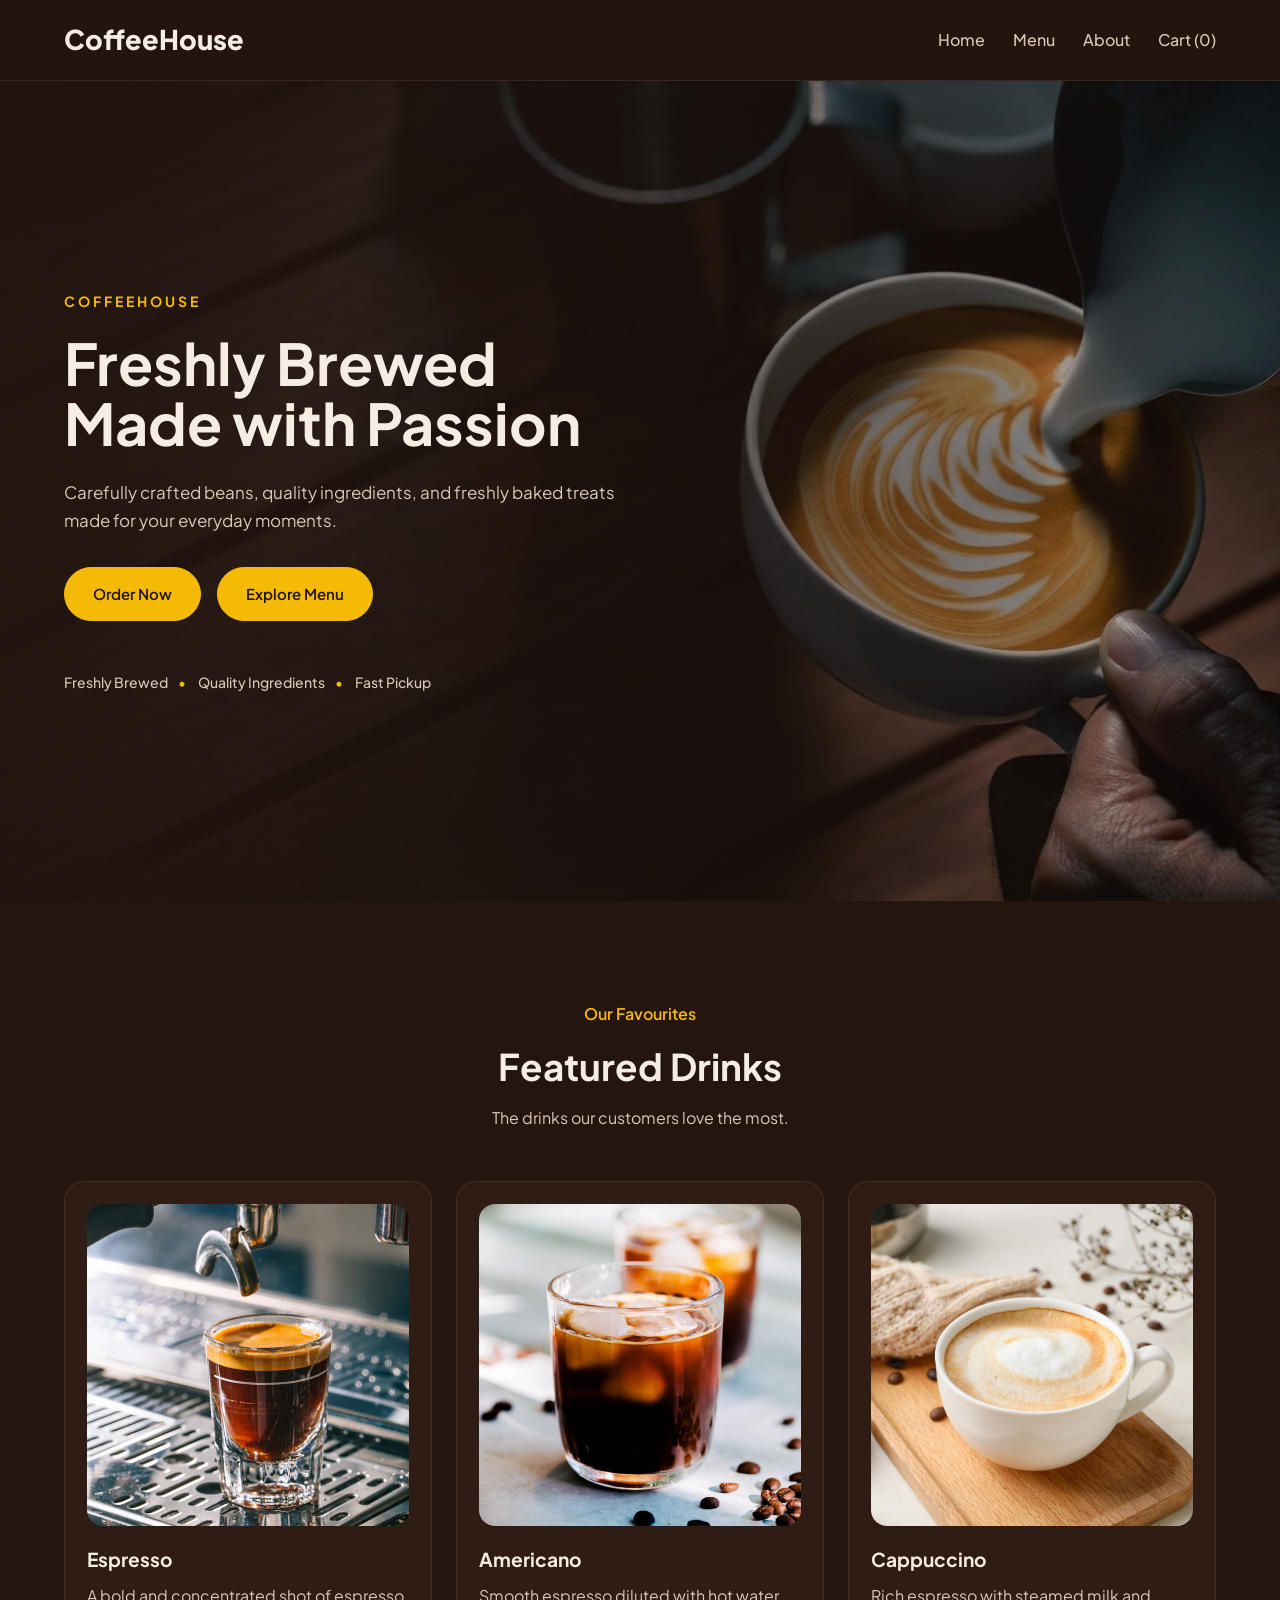
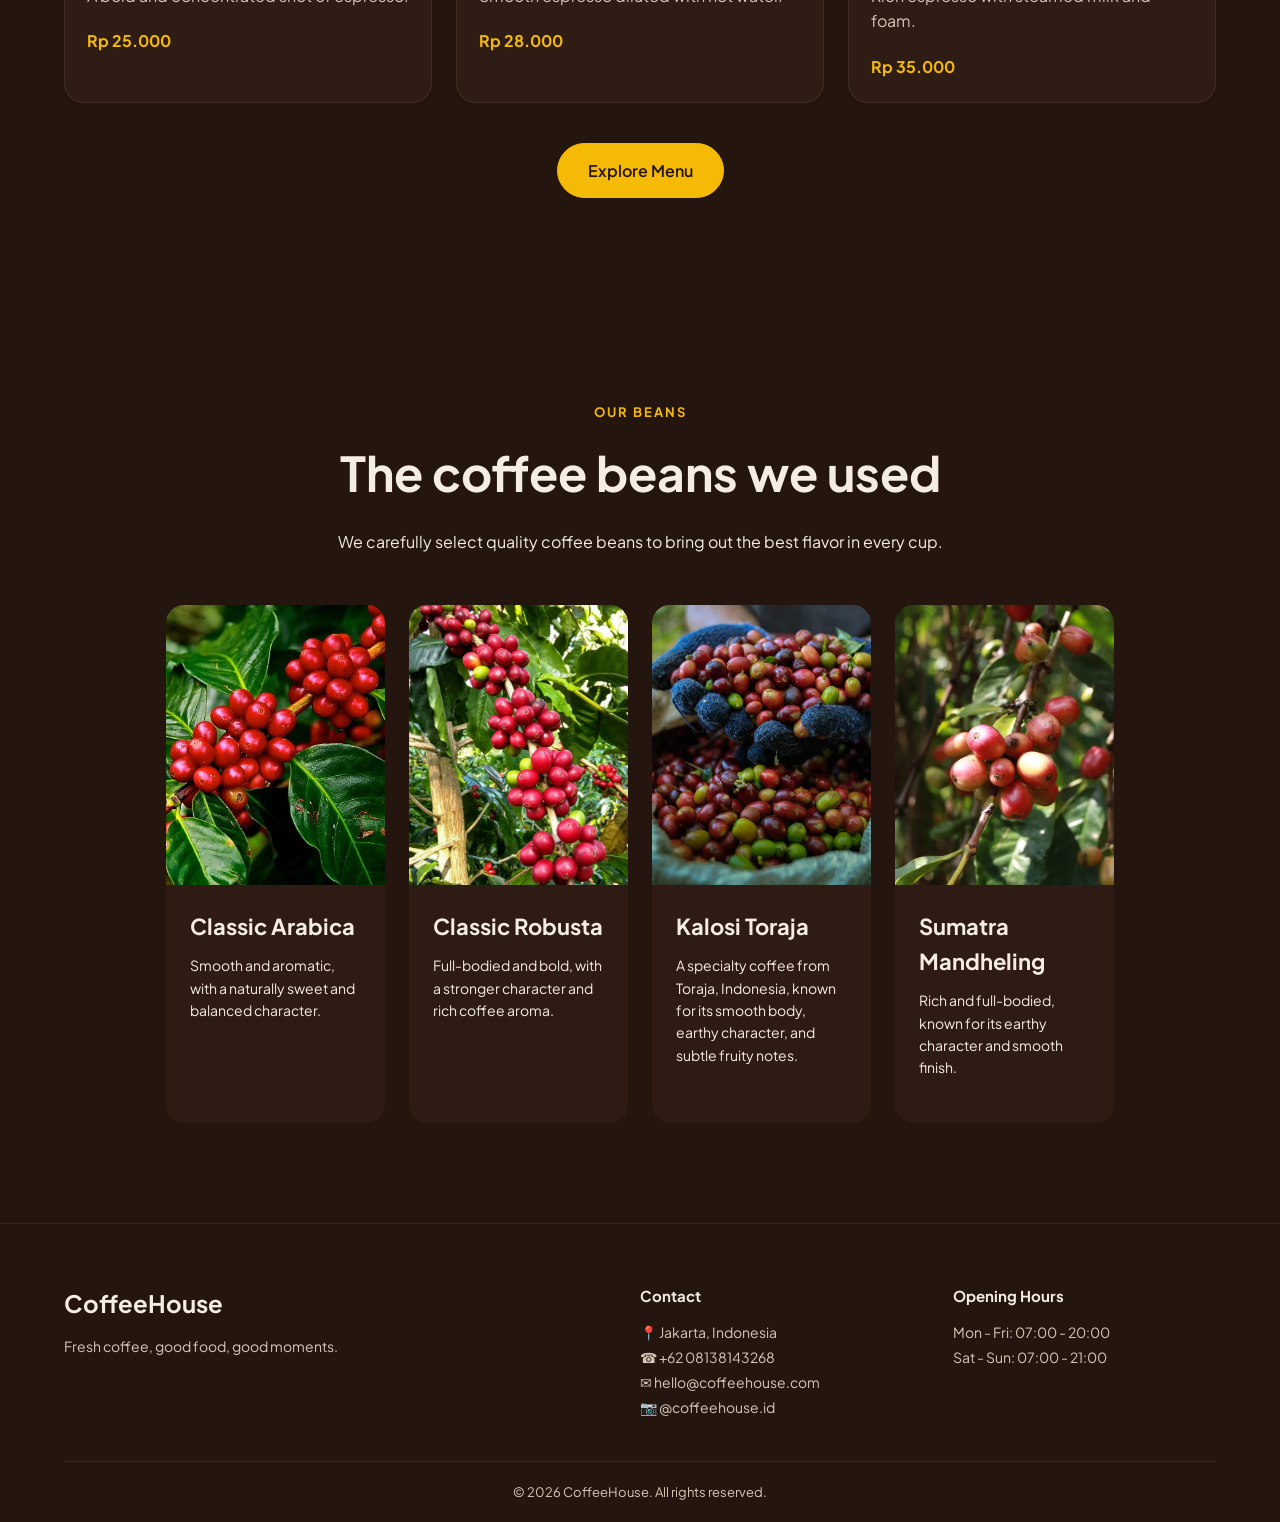
<file: index.html>
<!DOCTYPE html>
<html lang="en">
<head>
    <meta charset="UTF-8">
    <meta name="viewport" content="width=device-width, initial-scale=1.0">
    <title>CoffeeHouse</title>

    <link rel="preconnect" href="https://fonts.googleapis.com">
    <link rel="preconnect" href="https://fonts.gstatic.com" crossorigin>
    <link href="https://fonts.googleapis.com/css2?family=Plus+Jakarta+Sans:wght@400;500;600;700;800&display=swap" rel="stylesheet">

    <link rel="stylesheet" href="css/style.css">
</head>
<body>

<header>
    <nav class="navbar">
        <div class="logo">CoffeeHouse</div>

        <ul class="nav-links">
            <li><a href="index.html">Home</a></li>
            <li><a href="menu.html">Menu</a></li>
            <li><a href="about.html">About</a></li>
            <li><a href="cart.html" class="cart-link">Cart (0)</a></li>
        </ul>
    </nav>
</header>

<main>

<section class="hero">

    <div class="hero-overlay"></div>

    <div class="hero-content">

        <span class="hero-label">
            COFFEEHOUSE
        </span>

        <h1>
           Freshly Brewed
            <br>
            Made with Passion
        </h1>

        <p class="hero-description">
            Carefully crafted beans, quality ingredients, and freshly baked treats
            made for your everyday moments.
        </p>


        <div class="hero-buttons">

            <a href="menu.html" class="btn">
                Order Now
            </a>

            <a href="#featured" class="btn btn-outline">
                Explore Menu
            </a>

        </div>

        <div class="hero-features">

            <span>Freshly Brewed</span>
            <span>Quality Ingredients</span>
            <span>Fast Pickup</span>

        </div>

    </div>

</section>

<section class="featured reveal" id="featured">

    <div class="section-title">

        <span>Our Favourites</span>

        <h2>Featured Drinks</h2>

        <p>
            The drinks our customers love the most.
        </p>

    </div>

    <div class="featured-grid" id="featured-grid"></div>

    <a href="menu.html" class="featured-menu-btn">
        Explore Menu
    </a>

</section>

<!-- Coffee Beans Section -->
    <section class="coffee-beans" id="coffee-beans">

        <div class="section-heading">

            <span class="section-label">
                OUR BEANS
            </span>

            <h2>
                The coffee beans we used
            </h2>

            <p>
                We carefully select quality coffee beans to bring out
                the best flavor in every cup.
            </p>

        </div>

        <div class="beans-container">

            <div class="bean-card">
                <div class="bean-image">
                    <img src="images/arabicaplant.webp" alt="Coffee beans">
                </div>

                <div class="bean-info">
                    <h3>Classic Arabica</h3>

                    <p>
                        Smooth and aromatic, with a naturally sweet and balanced character.
                    </p>

                </div>
            </div>

            <div class="bean-card">
                <div class="bean-image">
                    <img src="images/robustaplant.jpg" alt="Coffee beans">
                </div>

                <div class="bean-info">
                    <h3>Classic Robusta</h3>

                    <p>
                        Full-bodied and bold, with a stronger character and rich coffee aroma.
                    </p>

                </div>
            </div>

            <div class="bean-card">
                <div class="bean-image">
                    <img src="images/toraja.webp" alt="Coffee beans">
                </div>

                <div class="bean-info">
                    <h3>Kalosi Toraja</h3>

                    <p>
                        A specialty coffee from Toraja, Indonesia, known for its smooth body, earthy character, and subtle fruity notes.
                    </p>

                </div>
            </div>

            <div class="bean-card">
                <div class="bean-image">
                    <img src="images/sumatra.webp" alt="Coffee beans">
                </div>

                <div class="bean-info">
                    <h3>Sumatra Mandheling</h3>

                    <p>
                        Rich and full-bodied, known for its earthy character and smooth finish.
                    </p>

                </div>
            </div>


        </div>

    </section>

    <!-- =========================
        Footer
    ========================= -->

    <footer class="footer">

        <div class="footer-content">

            <div class="footer-brand">
                <h3>CoffeeHouse</h3>
                <p>Fresh coffee, good food, good moments.</p>
            </div>

            <div class="footer-info">
                <h4>Contact</h4>
                <p>📍 Jakarta, Indonesia</p>
                <p>☎ +62 08138143268</p>
                <p>✉ hello@coffeehouse.com</p>
                <p>📷 @coffeehouse.id</p>
            </div>

            <div class="footer-info">
                <h4>Opening Hours</h4>
                <p>Mon - Fri: 07:00 - 20:00</p>
                <p>Sat - Sun: 07:00 - 21:00</p>
            </div>

        </div>

        <div class="footer-bottom">
            <p>© 2026 CoffeeHouse. All rights reserved.</p>
        </div>

    </footer>

</main>

<script src="js/data.js"></script>
<script src="js/cart.js"></script>
<script src="js/script.js"></script>

</body>
</html>
</file>
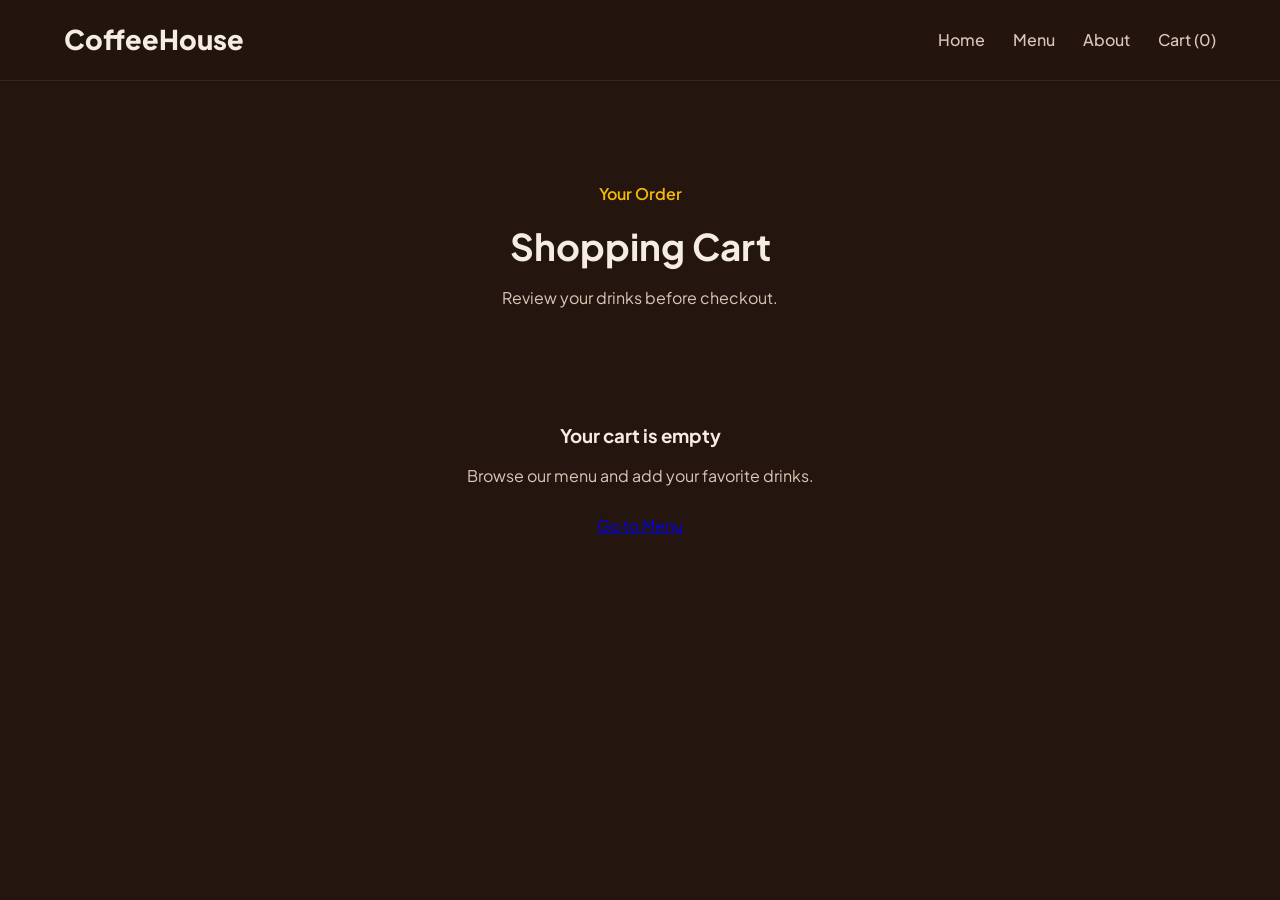
<file: cart.html>
<!DOCTYPE html>

<html lang="en">
<head>
    <meta charset="UTF-8">
    <meta name="viewport" content="width=device-width, initial-scale=1.0">
    <title>Cart | CoffeeHouse</title>

<link rel="preconnect" href="https://fonts.googleapis.com">
<link rel="preconnect" href="https://fonts.gstatic.com" crossorigin>
<link href="https://fonts.googleapis.com/css2?family=Plus+Jakarta+Sans:wght@400;500;600;700;800&display=swap" rel="stylesheet">

<link rel="stylesheet" href="css/style.css">

</head>
<body>

<header>
    <nav class="navbar">
        <div class="logo">
            <a href="index.html" style="color: inherit; text-decoration: none;">
                CoffeeHouse
            </a>
        </div>

    <ul class="nav-links">
        <li><a href="index.html">Home</a></li>
        <li><a href="menu.html">Menu</a></li>
        <li><a href="about.html">About</a></li>
        <li><a href="cart.html" class="cart-link">Cart (0)</a></li>
    </ul>
</nav>

</header>

<main>

<section class="featured">

<div class="section-title">
    <span>Your Order</span>
    <h2>Shopping Cart</h2>
    <p>Review your drinks before checkout.</p>
</div>

<div id="cart-container"></div>

</section>

</main>

<script src="js/data.js"></script>

<script src="js/cart.js"></script>

</body>
</html>
</file>
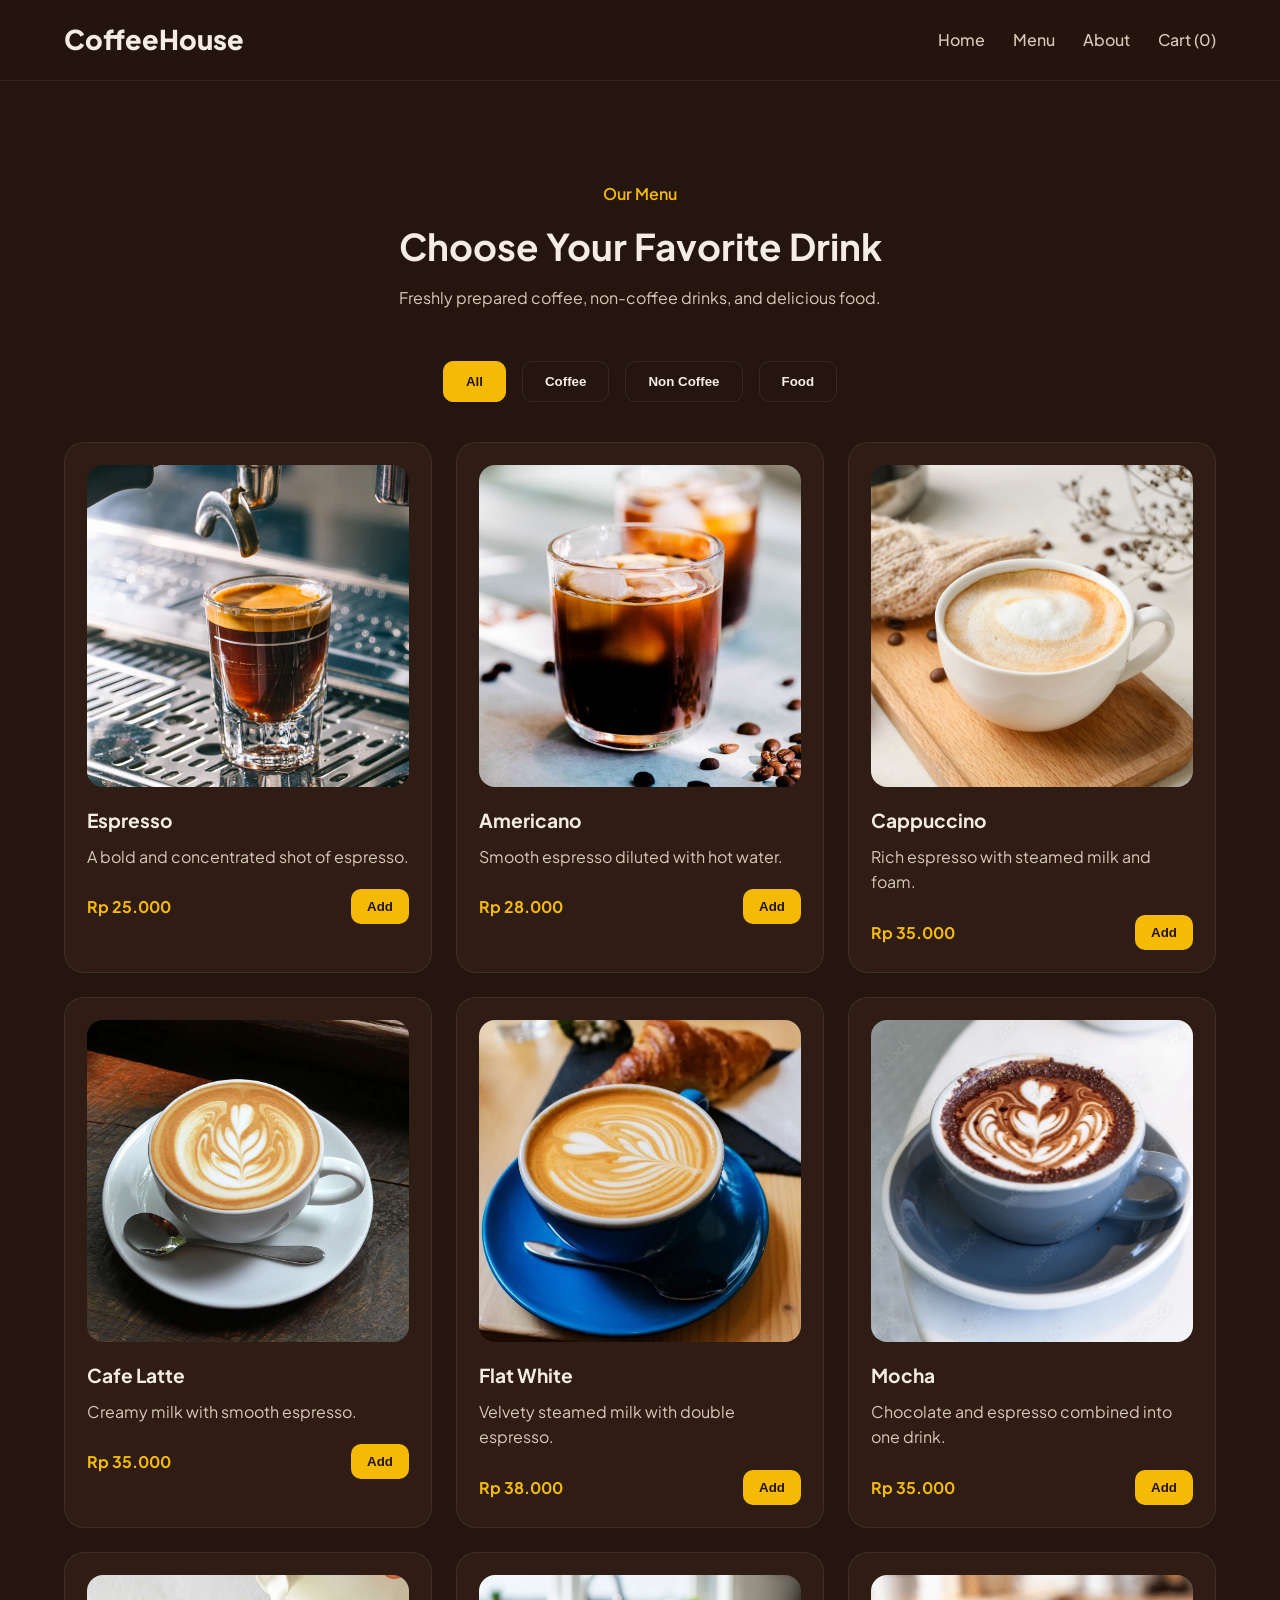
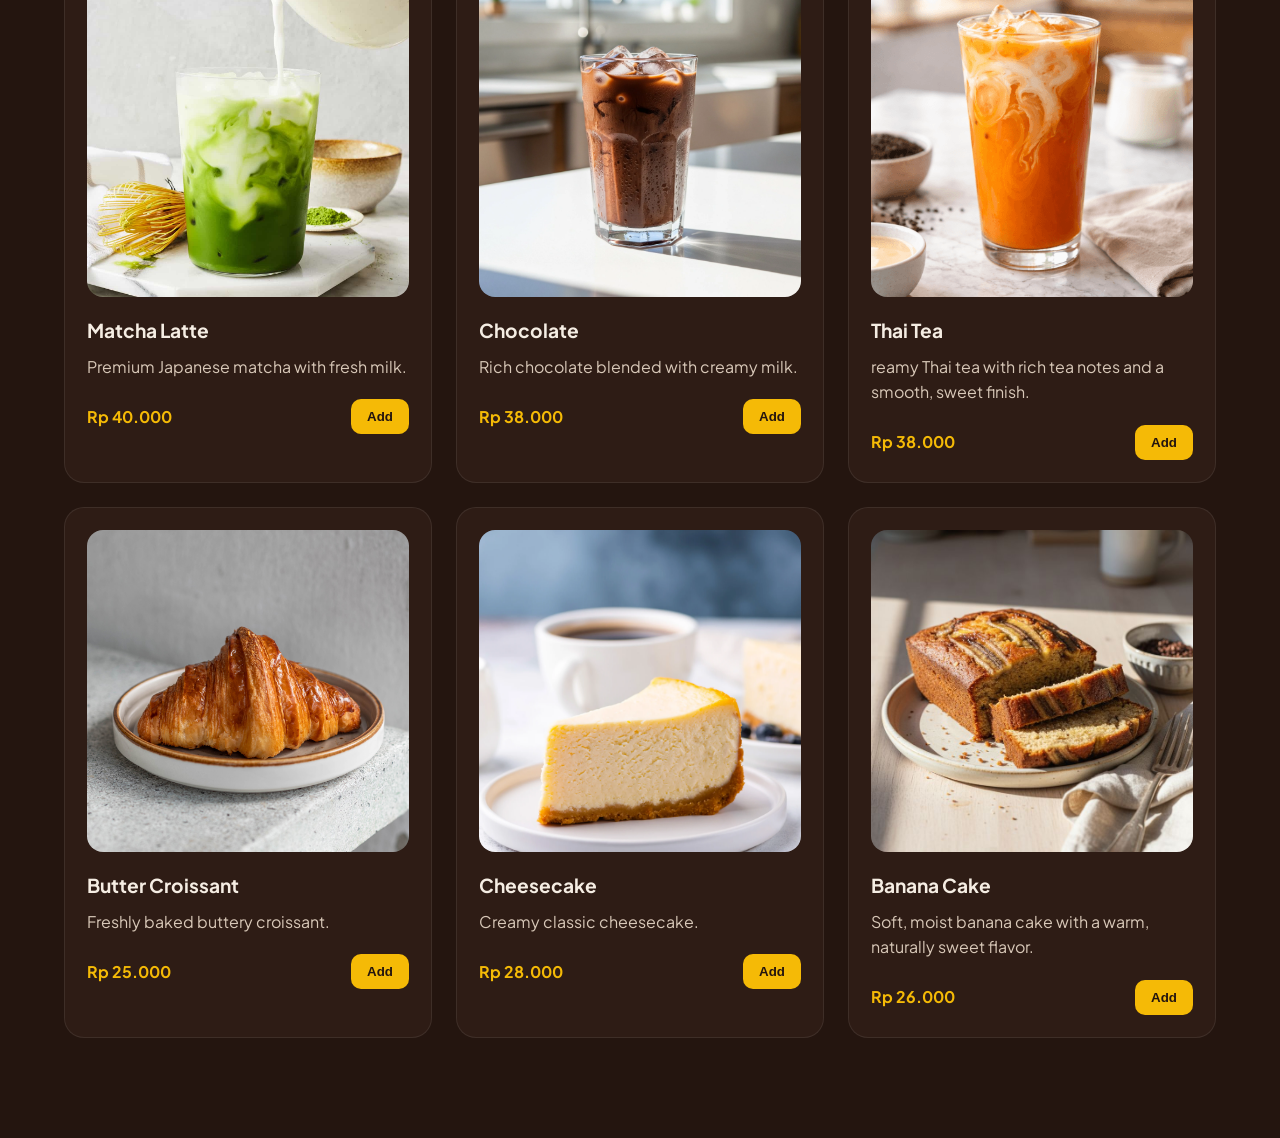
<file: menu.html>
<!DOCTYPE html>

<html lang="en">
<head>
    <meta charset="UTF-8">
    <meta name="viewport" content="width=device-width, initial-scale=1.0">
    <title>Menu | CoffeeHouse</title>

<link rel="preconnect" href="https://fonts.googleapis.com">
<link rel="preconnect" href="https://fonts.gstatic.com" crossorigin>
<link href="https://fonts.googleapis.com/css2?family=Plus+Jakarta+Sans:wght@400;500;600;700;800&display=swap" rel="stylesheet">

<link rel="stylesheet" href="css/style.css">

</head>
<body>

<header>
    <nav class="navbar">
        <div class="logo">
            <a href="index.html" style="color: inherit; text-decoration: none;">
                CoffeeHouse
            </a>
        </div>

        
    <ul class="nav-links">
        <li><a href="index.html">Home</a></li>
        <li><a href="menu.html">Menu</a></li>
        <li><a href="about.html">About</a></li>
        <li><a href="cart.html" class="cart-link">Cart (0)</a></li>
    </ul>
</nav>

</header>

<main>

<section class="featured">

<div class="section-title">
    <span>Our Menu</span>
    <h2>Choose Your Favorite Drink</h2>
    <p>
        Freshly prepared coffee, non-coffee drinks, and delicious food.
    </p>
</div>

<div class="menu-filters">

    <button class="filter-btn active" data-category="All">
        All
    </button>

    <button class="filter-btn" data-category="Coffee">
        Coffee
    </button>

    <button class="filter-btn" data-category="Non Coffee">
        Non Coffee
    </button>

    <button class="filter-btn" data-category="Food">
        Food
    </button>

</div>

<div class="featured-grid" id="menu-grid"></div>

</section>

</main>

<!-- Product Customization Modal -->

<div class="modal-overlay" id="product-modal">

<div class="modal">

    <div class="modal-header">

        <h2 id="modal-title">Customize Drink</h2>

        <button id="close-modal">&times;</button>

    </div>

    <div class="modal-content">

        <div class="option-group" id="size-section">

    <label>Size</label>

    <div class="option-buttons" data-option="size">

        <button class="option-btn active" data-value="Regular">
            Regular
        </button>

        <button class="option-btn" data-value="Large">
            Large (+Rp 3.000)
        </button>

    </div>

</div>

        <div class="option-group">

            <label>Temperature</label>

            <div class="option-buttons" data-option="temperature">

                <button class="option-btn active" data-value="Ice">
                    Ice
                </button>

                <button class="option-btn" data-value="Hot">
                    Hot
                </button>

            </div>

        </div>

        <div class="option-group">

            <label>Sugar Level</label>

            <div class="option-buttons" data-option="sugar">

                <button class="option-btn" data-value="No sugar">
                    No sugar
                </button>

                <button class="option-btn" data-value="30%">
                    30%
                </button>

                <button class="option-btn active" data-value="Less sugar (50%)">
                    Less sugar (50%)
                </button>

                <button class="option-btn" data-value="Normal sugar (100%)">
                    Normal sugar (100%)
                </button>

            </div>

        </div>

        <div class="option-group">

            <label>Ice Level</label>

            <div class="option-buttons" data-option="ice">

                <button class="option-btn active" data-value="Normal ice">
                    Normal ice
                </button>

                <button class="option-btn" data-value="Less ice">
                    Less ice
                </button>

            </div>

        </div>

        <div class="option-group" id="milk-section">

            <label>Milk Option</label>

            <div class="option-buttons" data-option="milk">

                <button class="option-btn active" data-value="Regular cow milk">
                    Regular cow milk
                </button>

                <button class="option-btn" data-value="Oat milk">
                    Oat milk
                </button>

                <button class="option-btn" data-value="Soy milk">
                    Soy milk
                </button>

            </div>

        </div>

        <button id="confirm-add" class="btn">
            Add to Cart
        </button>

    </div>

</div>

</div>

<script src="js/data.js"></script>

<script src="js/cart.js"></script>

<script src="js/menu.js"></script>

</body>
</html>
</file>
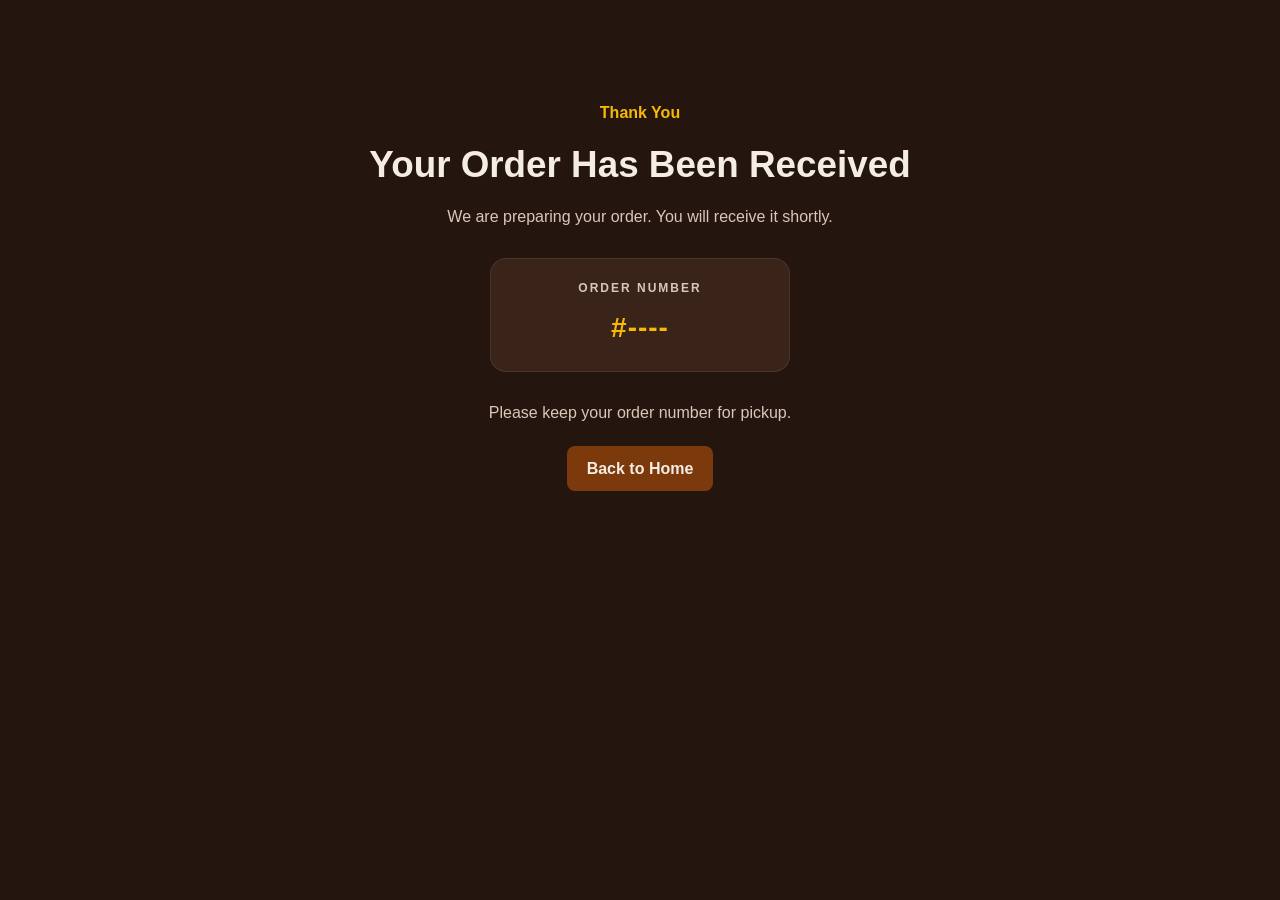
<file: success.html>
<!DOCTYPE html>

<html lang="en">

<head>

    <meta charset="UTF-8">

    <meta
        name="viewport"
        content="width=device-width, initial-scale=1.0"
    >

    <title>Order Successful | CoffeeHouse</title>

    <link rel="stylesheet" href="css/style.css">

</head>

<body>

<section class="featured">

    <div class="section-title">

        <span>Thank You</span>

        <h2>Your Order Has Been Received</h2>

        <p>
            We are preparing your order. You will receive it shortly.
        </p>

        <div class="order-number-box">

            <span>ORDER NUMBER</span>

            <strong id="order-number">
                #----
            </strong>

        </div>

        <p>
            Please keep your order number for pickup.
        </p>

        <a href="index.html" class="back-home-btn">
            Back to Home
        </a>

    </div>

</section>


<script>

    const lastOrder =
        JSON.parse(localStorage.getItem('last-order'));

    const orderNumber =
        document.getElementById('order-number');

    if (lastOrder && lastOrder.orderNumber) {

        orderNumber.textContent =
            `#${lastOrder.orderNumber}`;

    }

</script>

</body>

</html>
</file>
<file: css/style.css>
* {
    margin: 0;
    padding: 0;
    box-sizing: border-box;
}

:root {
    --bg: #24150F;
    --surface: #2E1C15;
    --surface-light: #3A241A;
    --text: #F5EDE3;
    --text-muted: #D8C8B8;
    --accent: #F5BA06;
    --border: rgba(255, 255, 255, 0.08);
}

html {
    scroll-behavior: smooth;
}

body {
    font-family: 'Plus Jakarta Sans', sans-serif;
    background: var(--bg);
    color: var(--text);
    line-height: 1.6;
}

img {
    max-width: 100%;
    display: block;
}

section {
    width: min(90%, 1200px);
    margin: 0 auto;
}

/* =========================
   Navbar
========================= */

header {
    position: sticky;
    top: 0;
    z-index: 1000;
    background: rgba(36, 21, 15, 0.9);
    backdrop-filter: blur(10px);
    border-bottom: 1px solid var(--border);
}

.navbar {
    width: min(90%, 1200px);
    margin: 0 auto;
    height: 80px;

    display: flex;
    justify-content: space-between;
    align-items: center;
}

.logo {
    font-size: 1.7rem;
    font-weight: 800;
    color: var(--text);
}

.nav-links {
    display: flex;
    align-items: center;
    gap: 28px;
    list-style: none;
}

.nav-links a {
    text-decoration: none;
    color: var(--text-muted);
    font-weight: 500;
    transition: color 0.3s ease;
}

.nav-links a:hover,
.cart-link {
    color: var(--accent);
}

/* =========================
   Hero
========================= */

.hero {
    position: relative;
    width: 100%;
    min-height: calc(100vh - 80px);

    display: flex;
    align-items: center;

    background-image: url('../images/hero-image.jpg');
    background-size: cover;
    background-position: center;

    overflow: hidden;
}

.hero-overlay {
    position: absolute;
    inset: 0;

    background:
        linear-gradient(
            90deg,
            rgba(36, 21, 15, 0.92) 0%,
            rgba(36, 21, 15, 0.70) 45%,
            rgba(36, 21, 15, 0.30) 100%
        );
}

.hero-content {
    position: relative;
    z-index: 1;

    width: 90%;
    max-width: 1200px;
    margin: 0 auto;

    padding: 80px 0;
}

.hero-label {
    display: inline-block;

    margin-bottom: 20px;

    font-size: 14px;
    font-weight: 700;
    letter-spacing: 3px;

    color: #f5ba06;
}

.hero-content h1 {
    max-width: 700px;

    margin-bottom: 24px;

    font-size: clamp(48px, 4.5vw, 62px);
    line-height: 1.05;
    font-weight: 700;

    color: #F5EDE3;
}

.hero-description {
    max-width: 560px;

    margin-bottom: 32px;

    color: #D8C8B8;

    font-size: 17px;
    line-height: 1.7;
}

.hero-buttons {
    display: flex;
    gap: 16px;
    align-items: center;
    margin-bottom: 50px;
}

.hero-buttons .btn {
    display: inline-flex;
    align-items: center;
    justify-content: center;

    padding: 14px 28px;

    background: #f5ba06;
    color: #24150F;

    border: 1px solid #f5ba06;
    border-radius: 999px;

    text-decoration: none;
    font-size: 15px;
    font-weight: 600;

    cursor: pointer;

    transition: 0.25s ease;
}

.hero-buttons .btn:hover {
    transform: translateY(-2px);
}

.btn-outline {
    background: transparent;
    color: #F5EDE3;

    border: 1px solid rgba(245, 237, 227, 0.5);
}

.btn-outline:hover {
    background: #F5EDE3;
    color: #24150F;
}

.hero-features {
    display: flex;
    gap: 30px;
    flex-wrap: wrap;

    color: #D8C8B8;

    font-size: 14px;
    font-weight: 500;
}

.hero-features span {
    position: relative;
}

.hero-features span:not(:last-child)::after {
    content: "•";

    position: absolute;
    right: -18px;

    color: #f5ba06;
}

/* =========================
   Hero Responsive
========================= */

@media (max-width: 768px) {

    .hero {
        min-height: calc(100vh - 70px);

        background-position: center center;
    }
    
    .hero-overlay {
        background:
            linear-gradient(
                180deg,
                rgba(36, 21, 15, 0.45) 0%,
                rgba(36, 21, 15, 0.85) 70%,
                rgba(36, 21, 15, 0.95) 100%
            );
    }

    .hero-content {
        width: 90%;
        padding: 60px 0;
    }

    .hero-content h1 {
        font-size: clamp(42px, 12vw, 60px);
    }

    .hero-description {
        max-width: 500px;
        font-size: 15px;
    }


    .hero-buttons {
        flex-direction: column;
        align-items: stretch;

        width: 100%;
        max-width: 280px;

        margin-left: auto;
        margin-right: auto;
    }

    .hero-buttons .btn {
        text-align: center;
    }

    .hero-features {
        justify-content: center;
        gap: 16px;
        font-size: 13px;
        width: 100%;
    }

    .hero-features span:not(:last-child)::after {
        display: none;
    }

    .coffee-beans {
        padding: 70px 5%;
    }

    .beans-container {
        grid-template-columns: repeat(2, 1fr);
        gap: 20px;
    }

    .bean-image {
        height: 240px;
    }

    .bean-card {
        width: 100%;
    }

    .bean-image {
        height: 220px;
    }

    .bean-info {
        padding: 20px;
    }

    .bean-info h3 {
        font-size: 19px;
    }

    .bean-info p {
        font-size: 13px;
    }
}

/* =========================
   Featured
========================= */

.featured {
    padding: 100px 0;
}

.section-title {
    text-align: center;
    margin-bottom: 50px;
}

.section-title span {
    color: var(--accent);
    font-weight: 600;
}

.section-title h2 {
    font-size: 2.3rem;
    margin: 10px 0;
}

.section-title p {
    color: var(--text-muted);
}

.featured-grid {
    display: grid;
    grid-template-columns: repeat(3, 1fr);
    gap: 24px;
}

.drink-card {
    background: var(--surface);
    border: 1px solid var(--border);
    border-radius: 20px;
    padding: 22px;
    transition: 0.3s ease;
}

.drink-card:hover {
    transform: translateY(-6px);
    border-color: rgba(245, 186, 6, 0.25);
}

.drink-image {
    width: 100%;
    aspect-ratio: 1;
    object-fit: cover;
    border-radius: 16px;
    margin-bottom: 18px;
}

.drink-card h3 {
    font-size: 1.2rem;
    margin-bottom: 8px;
}

.drink-card p {
    color: var(--text-muted);
    margin-bottom: 20px;
}

.drink-bottom {
    display: flex;
    justify-content: space-between;
    align-items: center;
}

.price {
    color: var(--accent);
    font-weight: 700;
}

.drink-bottom button {
    background: var(--accent);
    color: var(--bg);
    border: none;
    padding: 10px 16px;
    border-radius: 10px;
    font-weight: 600;
    cursor: pointer;
}

.featured-menu-btn {
    display: block;
    width: fit-content;

    margin: 40px auto 0;

    padding: 14px 30px;

    background: #f5ba06;
    color: #24150F;

    border: 1px solid #f5ba06;
    border-radius: 999px;

    text-decoration: none;
    font-weight: 600;

    transition: 0.25s ease;
}

.featured-menu-btn:hover {
    transform: translateY(-3px);
}

/* =========================
   Responsive
========================= */

@media (max-width: 900px) {
    .hero {
        grid-template-columns: 1fr;
        text-align: center;
        padding: 60px 0;
    }

    .hero-text p {
        margin-left: auto;
        margin-right: auto;
    }

    .hero-buttons {
        justify-content: center;
    }

    .featured-grid {
        grid-template-columns: repeat(2, 1fr);
    }


}

@media (max-width: 640px) {
    .navbar {
        height: auto;
        padding: 18px 0;
        flex-direction: column;
        gap: 14px;
    }

    .nav-links {
        flex-wrap: wrap;
        justify-content: center;
        gap: 16px;
    }

    .hero {
        padding: 40px 0;
    }

    .featured {
        padding: 70px 0;
    }

    .featured-grid {
        grid-template-columns: 1fr;
    }

    .section-title h2 {
        font-size: 1.8rem;
    }
}

/* =========================
   Menu Filters
========================= */

.menu-filters {
    display: flex;
    justify-content: center;
    gap: 16px;
    flex-wrap: wrap;
    margin-bottom: 40px;
}

.filter-btn {
    padding: 12px 22px;
    border: 1px solid var(--border);
    background: transparent;
    color: var(--text);
    border-radius: 10px;
    cursor: pointer;
    font-weight: 600;
    transition: 0.3s ease;
}

.filter-btn:hover {
    border-color: var(--accent);
    color: var(--accent);
}

.filter-btn.active {
    background: var(--accent);
    color: var(--bg);
    border-color: var(--accent);
}

/* =========================
   Cart
========================= */

.cart-list {
    display: flex;
    flex-direction: column;
    gap: 20px;
}

.cart-item {
    display: grid;
    grid-template-columns: 100px 1fr auto auto;
    align-items: center;
    gap: 20px;
    background: var(--surface);
    border: 1px solid var(--border);
    border-radius: 18px;
    padding: 20px;
}

.cart-image {
    width: 100px;
    height: 100px;
    object-fit: cover;
    border-radius: 12px;
}

.cart-info h3 {
    margin-bottom: 6px;
}

.cart-info p {
    color: var(--text-muted);
}

.cart-actions {
    display: flex;
    align-items: center;
    gap: 12px;
}

.cart-actions button {
    width: 34px;
    height: 34px;
    border: none;
    border-radius: 8px;
    background: var(--accent);
    color: var(--bg);
    font-weight: 700;
    cursor: pointer;
}

.remove-btn {
    background: transparent;
    border: 1px solid var(--border);
    color: var(--text-muted);
    padding: 10px 14px;
    border-radius: 10px;
    cursor: pointer;
}

.cart-total {
    display: flex;
    justify-content: space-between;
    align-items: center;
    background: var(--surface);
    border: 1px solid var(--border);
    border-radius: 18px;
    padding: 24px;
    margin-top: 10px;
}

.empty-cart {
    text-align: center;
    padding: 60px 20px;
}

.empty-cart h3 {
    margin-bottom: 12px;
}

.empty-cart p {
    color: var(--text-muted);
    margin-bottom: 24px;
}

.cart-details {
    margin: 12px 0;
    display: grid;
    gap: 6px;
}

.cart-details p {
    color: var(--text-muted);
    font-size: 0.95rem;
}

.cart-price {
    color: var(--accent);
    font-weight: 700;
    margin-top: 10px;
}

@media (max-width: 700px) {

    .cart-item {
        grid-template-columns: 1fr;
        text-align: center;
    }

    .cart-image {
        margin: 0 auto;
    }

    .cart-actions {
        justify-content: center;
    }

    .cart-total {
        flex-direction: column;
        gap: 16px;
        text-align: center;
    }
}

.option-group {
    margin-bottom: 24px;
}

.option-group label {
    display: block;
    margin-bottom: 12px;
    font-weight: 600;
}

.option-buttons {
    display: flex;
    gap: 12px;
    flex-wrap: wrap;
}

.option-btn {
    padding: 12px 18px;
    border: 1px solid var(--border);
    background: var(--surface);
    color: var(--text);
    border-radius: 999px;
    cursor: pointer;
    font-weight: 500;
    transition: 0.25s ease;
}

.option-btn:hover {
    border-color: var(--accent);
    color: var(--accent);
}

.option-btn.active {
    background: var(--accent);
    color: var(--bg);
    border-color: var(--accent);
}

/* =========================
   Cart & Checkout Buttons
========================= */

.cart-total .btn,
#place-order-btn {
    display: inline-flex;
    align-items: center;
    justify-content: center;

    width: 100%;
    padding: 14px 28px;

    background: var(--accent);
    color: var(--bg);

    border: 1px solid var(--accent);
    border-radius: 999px;

    font-family: inherit;
    font-size: 15px;
    font-weight: 600;

    text-decoration: none;
    cursor: pointer;

    transition: 0.25s ease;
}

.cart-total .btn:hover,
#place-order-btn:hover {
    transform: translateY(-2px);
}

.order-number-box {
    margin: 28px auto;
    padding: 20px;
    max-width: 300px;

    background: var(--surface-light);
    border: 1px solid var(--border);
    border-radius: 16px;

    text-align: center;
}

.order-number-box span {
    display: block;

    margin-bottom: 8px;

    color: var(--text-muted);

    font-size: 12px;
    font-weight: 700;
    letter-spacing: 2px;
}

.order-number-box strong {
    display: block;

    color: var(--accent);

    font-size: 28px;
    font-weight: 800;
    letter-spacing: 1px;
}

/* =========================
   Modal
========================= */

.modal-overlay {
    position: fixed;
    inset: 0;
    background: rgba(0,0,0,0.6);
    display: none;
    align-items: center;
    justify-content: center;
    z-index: 2000;
    padding: 20px;
}

.modal-overlay.show {
    display: flex;
}

.modal {
    width: 100%;
    max-width: 520px;
    background: var(--surface);
    border: 1px solid var(--border);
    border-radius: 24px;
    overflow: hidden;
}

.modal-header {
    display: flex;
    justify-content: space-between;
    align-items: center;
    padding: 22px 24px;
    border-bottom: 1px solid var(--border);
}

.modal-header h2 {
    font-size: 1.3rem;
}

#close-modal {
    background: transparent;
    border: none;
    color: var(--text);
    font-size: 1.6rem;
    cursor: pointer;
}

.modal-content {
    padding: 24px;
}

.modal-content .btn {
    display: inline-flex;
    align-items: center;
    justify-content: center;

    width: 100%;
    margin-top: 12px;
    padding: 14px 28px;

    background: var(--accent);
    color: var(--bg);

    border: 1px solid var(--accent);
    border-radius: 999px;

    font-family: inherit;
    font-size: 15px;
    font-weight: 600;

    cursor: pointer;

    transition: 0.25s ease;
}

.modal-content .btn:hover {
    transform: translateY(-2px);
}

.checkout {
    width: min(90%, 1200px);
    margin: 60px auto;
    display: grid;
    grid-template-columns: 1fr 420px;
    gap: 40px;
}

.checkout-form,
.checkout-summary {
    background: var(--surface);
    border: 1px solid var(--border);
    border-radius: 24px;
    padding: 28px;
}

.checkout-form h2,
.checkout-summary h2 {
    margin-bottom: 24px;
}

.checkout-form label {
    display: block;
    margin-bottom: 8px;
    font-weight: 600;
}

.checkout-form input,
.checkout-form select,
.checkout-form textarea {
    width: 100%;
    margin-bottom: 18px;
    padding: 14px 16px;
    border-radius: 12px;
    border: 1px solid var(--border);
    background: #24150F;
    color: var(--text);
}

.checkout-form textarea {
    min-height: 120px;
    resize: vertical;
}

.checkout-item {
    padding: 18px 0;
    border-bottom: 1px solid var(--border);
}

.checkout-item h3 {
    margin-bottom: 10px;
}

.checkout-item p {
    color: var(--text-muted);
    margin-bottom: 4px;
}

.checkout-price {
    color: var(--accent);
    font-weight: 700;
    margin-top: 12px;
}

.checkout-total-row {
    display: flex;
    justify-content: space-between;
    padding: 10px 0;
}

.checkout-total-row.final {
    border-top: 1px solid var(--border);
    margin-top: 10px;
    padding-top: 18px;
    font-size: 1.1rem;
    font-weight: 700;
}

#place-order-btn {
    display: inline-flex;
    align-items: center;
    justify-content: center;

    width: 100%;
    margin-top: 24px;
    padding: 14px 28px;

    background: var(--accent);
    color: var(--bg);

    border: 1px solid var(--accent);
    border-radius: 999px;

    font-family: inherit;
    font-size: 15px;
    font-weight: 600;

    cursor: pointer;

    transition: 0.25s ease;
}

#place-order-btn:hover {
    transform: translateY(-2px);
}

@media (max-width: 900px) {
    .checkout {
        grid-template-columns: 1fr;
    }
}

/* =========================
   Admin Dashboard
========================= */

.admin-page {
    display: grid;
    grid-template-columns: 240px 1fr;
    min-height: 100vh;
}

.admin-sidebar {
    background: #1A100C;
    border-right: 1px solid var(--border);
    padding: 32px;
}

.admin-sidebar h2 {
    margin-bottom: 8px;
}

.admin-sidebar p {
    color: var(--text-muted);
}

.admin-content {
    padding: 40px;
}

.admin-header {
    margin-bottom: 32px;
}

.admin-stats {
    display: flex;
    gap: 20px;
    margin-top: 20px;
}

.stat-card {
    background: var(--surface);
    border: 1px solid var(--border);
    border-radius: 18px;
    padding: 20px;
    min-width: 180px;
}

.stat-card span {
    color: var(--text-muted);
}

.orders-grid {
    display: grid;
    grid-template-columns: repeat(auto-fill, minmax(340px, 1fr));
    gap: 24px;
}

.order-card {
    background: var(--surface);
    border: 1px solid var(--border);
    border-radius: 22px;
    padding: 24px;
}

.order-header {
    display: flex;
    justify-content: space-between;
    align-items: center;
    margin-bottom: 16px;
}

.status-badge {
    background: var(--accent);
    color: var(--bg);
    padding: 6px 12px;
    border-radius: 999px;
    font-size: 0.85rem;
    font-weight: 700;
}

.order-card hr {
    border: none;
    border-top: 1px solid var(--border);
    margin: 16px 0;
}

.order-item {
    margin-bottom: 12px;
}

.order-item p {
    color: var(--text-muted);
    font-size: 0.92rem;
}

@media (max-width: 900px) {
    .admin-page {
        grid-template-columns: 1fr;
    }

    .admin-sidebar {
        display: none;
    }

    .admin-content {
        padding: 24px;
    }

    .admin-stats {
        flex-direction: column;
    }
}

.status-select {
    background: #24150F;
    color: var(--text);
    border: 1px solid var(--border);
    border-radius: 10px;
    padding: 8px 12px;
    font-weight: 600;
}

.archive-btn {
    width: 100%;
    margin-top: 18px;
    padding: 12px;
    border: none;
    border-radius: 12px;
    background: #3A241A;
    color: var(--text);
    cursor: pointer;
    font-weight: 600;
    transition: 0.25s ease;
}

.archive-btn:hover {
    background: #5A3423;
}

.history-filters {
    display: flex;
    gap: 16px;
    margin-bottom: 28px;
}

.history-filters input {
    padding: 14px 16px;
    border-radius: 12px;
    border: 1px solid var(--border);
    background: var(--surface);
    color: var(--text);
}

@media (max-width: 700px) {
    .history-filters {
        flex-direction: column;
    }
}

/* =========================
   Scroll reveal animation
========================= */

.reveal {
    opacity: 0;
    transform: translateY(50px);
    transition:
        opacity 0.9s ease,
        transform 0.9s ease;
}

.reveal.active {
    opacity: 1;
    transform: translateY(0);
}

/* =========================
   COFFEE BEANS
========================= */

.coffee-beans {
    padding: 100px 8%;
    background: var(--bg);
}

.section-heading {
    max-width: 650px;
    margin: 0 auto 50px;
    text-align: center;
}

.section-label {
    display: inline-block;
    margin-bottom: 12px;

    color: var(--accent);

    font-size: 13px;
    font-weight: 700;
    letter-spacing: 2px;
}

.section-heading h2 {
    margin-bottom: 16px;

    color: var(--text);

    font-size: clamp(32px, 5vw, 48px);
}

.section-heading p {
    color: var(--muted);

    font-size: 16px;
    line-height: 1.7;
}

.beans-container {
    display: grid;
    grid-template-columns: repeat(4, 1fr);
    gap: 24px;

    max-width: 1200px;
    margin: 0 auto;
}

.bean-card {
    overflow: hidden;

    background: #2D1B14;

    border-radius: 18px;

    transition: transform 0.25s ease;
}

.bean-card:hover {
    transform: translateY(-6px);
}

.bean-image {
    width: 100%;
    height: 280px;
    overflow: hidden;
}

.bean-image img {
    width: 100%;
    height: 100%;

    object-fit: cover;

    transition: transform 0.4s ease;
}

.bean-card:hover .bean-image img {
    transform: scale(1.05);
}

.bean-info {
    padding: 24px;
}

.bean-info h3 {
    margin-bottom: 10px;

    color: var(--text);

    font-size: 22px;
}

.bean-info p {
    margin-bottom: 20px;

    color: var(--muted);

    font-size: 14px;
    line-height: 1.6;
}

@media (max-width: 480px) {

    .beans-container {
        grid-template-columns: 1fr;
    }

    .bean-image {
        height: 240px;
    }

}

/* =========================
   Footer
========================= */

.footer {
    background: var(--bg);
    border-top: 1px solid var(--border);
    padding: 60px 0 20px;
}

.footer-content {
    width: 90%;
    max-width: 1200px;
    margin: 0 auto;
    display: grid;
    grid-template-columns: 2fr 1fr 1fr;
    gap: 50px;
}

.footer-brand h3 {
    font-size: 1.5rem;
    margin-bottom: 12px;
}

.footer-brand p,
.footer-info p {
    color: var(--text-muted);
    font-size: 14px;
    line-height: 1.8;
}

.footer-info h4 {
    margin-bottom: 12px;
    font-size: 15px;
}

.footer-bottom {
    width: 90%;
    max-width: 1200px;
    margin: 40px auto 0;
    padding-top: 20px;
    border-top: 1px solid var(--border);
    text-align: center;
}

.footer-bottom p {
    color: var(--text-muted);
    font-size: 13px;
}

@media (max-width: 768px) {

    .footer-content {
        grid-template-columns: 1fr;
        gap: 30px;
    }

    .footer {
        padding: 50px 0 20px;
    }

}

.admin-login-form {
    width: min(90%, 400px);
    margin: 30px auto 0;
    display: flex;
    flex-direction: column;
    gap: 14px;
}

.admin-login-form input {
    width: 100%;
    padding: 14px 16px;

    border: 1px solid var(--border);
    border-radius: 12px;

    background: var(--surface);
    color: var(--text);

    font-family: inherit;
    font-size: 15px;
}

.admin-login-form input::placeholder {
    color: var(--text-muted);
}

.admin-login-form .btn {
    width: 100%;
    margin-top: 4px;

    padding: 14px 28px;

    background: var(--accent);
    color: var(--bg);

    border: 1px solid var(--accent);
    border-radius: 999px;

    font-family: inherit;
    font-size: 15px;
    font-weight: 600;

    cursor: pointer;
}

#login-error {
    margin-top: 4px;
    color: #e57373;
    font-size: 14px;
}

#logout-btn {
    display: inline-flex;
    align-items: center;
    justify-content: center;
    margin-top: 25px;
    background-color: #f5ba06;
    color: #0d0802;
    padding: 10px 20px;
    border: 1px solid var(--border);
    border-radius: 999px;

    font-family: inherit;
    font-size: 14px;
    font-weight: 600;

    cursor: pointer;
    transition: 0.25s ease;
}

#logout-btn:hover {
    background: var(--surface-light);
    color: var(--text);
    border-color: var(--text-muted);
    transform: translateY(-2px);
}

.back-admin-btn {
    display: inline-block;
    padding: 10px 20px;
    background-color: #f5ba06;
    color: #0d0802;
    text-decoration: none;
    border-radius: 8px;
    font-weight: 600;
    transition: 0.2s ease;
}

.back-admin-btn:hover {
    background-color: #3A241A;
    color: #F5EDE3;
    transform: translateY(-1px);
}

.order-footer {
    display: flex;
    justify-content: space-between;
    align-items: center;
    gap: 15px;
}

.delete-history-btn {
    padding: 8px 14px;
    border: none;
    border-radius: 7px;
    background-color: #8B3A3A;
    color: #F5EDE3;
    font-family: inherit;
    font-size: 13px;
    font-weight: 600;
    cursor: pointer;
    transition: 0.2s ease;
}

.delete-history-btn:hover {
    background-color: #6F2929;
    transform: translateY(-1px);
}

.empty-history {
    padding: 40px;
    text-align: center;
}

.empty-history h3 {
    margin-bottom: 8px;
}

.empty-history p {
    opacity: 0.7;
}

.back-home-btn {
    display: inline-block;
    padding: 10px 20px;
    background-color: #7b390c;
    color: #F5EDE3;
    margin-top: 20px;
    text-decoration: none;
    border-radius: 8px;
    font-weight: 600;
    transition: 0.2s ease;
}

.back-home-btn:hover {
    background-color: #24150F;
    color: #FFFFFF;
    transform: translateY(-1px);
}
</file>
